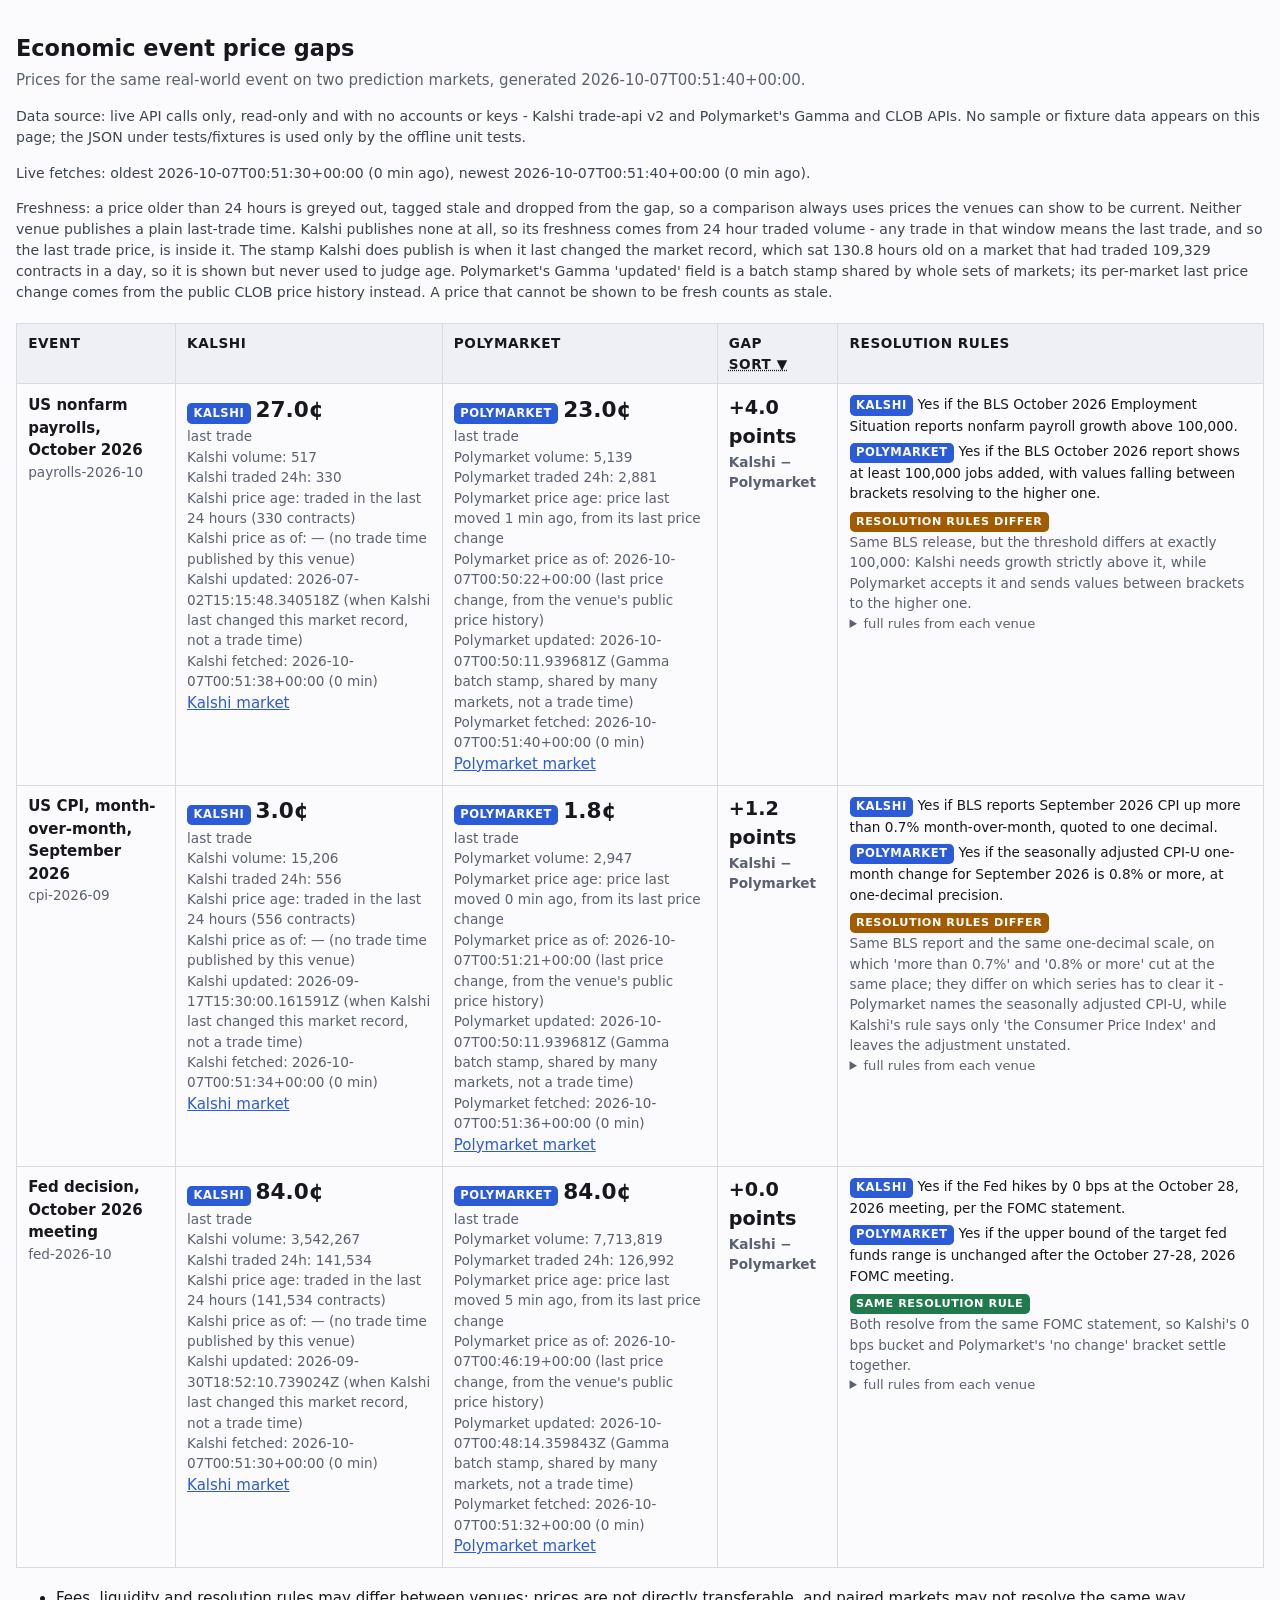
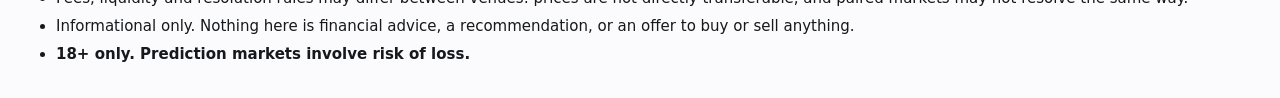
<file: index.html>
<!DOCTYPE html>
<html lang="en">
<head>
<meta charset="utf-8">
<meta name="viewport" content="width=device-width, initial-scale=1">
<link rel="icon" href="site/assets/favicon.svg" type="image/svg+xml">
<link rel="icon" href="site/assets/favicon.ico" sizes="any">
<title>Economic event price gaps</title>
<style>
:root { color-scheme: light dark; }
body { font: 15px/1.5 system-ui, sans-serif; margin: 2rem auto; max-width: 78rem;
       padding: 0 1rem; color: #16181d; background: #fbfbfd; }
h1 { font-size: 1.4rem; margin-bottom: .2rem; }
p.sub { margin-top: 0; color: #5b6170; }
p.note { color: #3d4350; font-size: .88rem; }
table { border-collapse: collapse; width: 100%; margin: 1.2rem 0; }
th, td { border: 1px solid #d7dae2; padding: .6rem .7rem; text-align: left;
         vertical-align: top; }
thead th { background: #eef0f5; font-size: .85rem; text-transform: uppercase;
           letter-spacing: .04em; }
.event b { display: block; }
.source { display: inline-block; font-size: .72rem; font-weight: 700; letter-spacing: .05em;
          text-transform: uppercase; background: #2b5bd7; color: #fff;
          border-radius: .3rem; padding: .1rem .4rem; }
.price { font-size: 1.35rem; font-weight: 700; }
.gap { font-size: 1.2rem; font-weight: 700; }
.muted, .none { color: #5b6170; font-size: .85rem; display: block; }
.rule { display: block; font-size: .85rem; margin-bottom: .3rem; }
.stale-tag { display: inline-block; font-size: .7rem; font-weight: 700;
             text-transform: uppercase; letter-spacing: .05em; background: #b02a2a;
             color: #fff; border-radius: .3rem; padding: .1rem .4rem; }
.flag { display: inline-block; font-size: .7rem; font-weight: 700;
        text-transform: uppercase; letter-spacing: .05em; background: #a35b00;
        color: #fff; border-radius: .3rem; padding: .1rem .4rem; }
.same { display: inline-block; font-size: .7rem; font-weight: 700;
        text-transform: uppercase; letter-spacing: .05em; background: #217a4b;
        color: #fff; border-radius: .3rem; padding: .1rem .4rem; }
td.venue.stale { background: #f1f2f6; }
td.venue.stale .price { color: #9096a3; font-weight: 500; }
td.venue.stale .source { background: #9096a3; }
td.gap .none { color: #7b5a00; }
button.sort { font: inherit; font-weight: 700; color: inherit; background: none;
              border: 0; padding: 0; cursor: pointer; letter-spacing: inherit;
              text-transform: inherit; text-decoration: underline dotted; }
button.sort[hidden] { display: none; }
a { color: #2b5bd7; }
.notices li { margin-bottom: .35rem; }
details summary { cursor: pointer; font-size: .82rem; color: #5b6170; }
details p { margin: .4rem 0; }
@media (prefers-color-scheme: dark) {
  body { color: #e7e9ee; background: #14161b; }
  th, td { border-color: #333845; }
  thead th { background: #1d212a; }
  .muted, .none { color: #9aa1b1; }
  p.note { color: #b8bec9; }
  td.venue.stale { background: #191c22; }
  td.venue.stale .price { color: #6f7684; }
  td.gap .none { color: #d9b26a; }
}
</style>
</head>
<body>
<h1>Economic event price gaps</h1>
<p class="sub">Prices for the same real-world event on two prediction markets,
generated 2026-10-07T00:51:40+00:00.</p>
<p class="note">Data source: live API calls only, read-only and with no accounts or keys - Kalshi trade-api v2 and Polymarket&#x27;s Gamma and CLOB APIs. No sample or fixture data appears on this page; the JSON under tests/fixtures is used only by the offline unit tests.</p>
<p class="note">Live fetches: oldest 2026-10-07T00:51:30+00:00 (0 min ago), newest 2026-10-07T00:51:40+00:00 (0 min ago).</p>
<p class="note">Freshness: a price older than 24 hours is greyed out, tagged stale and dropped from the gap, so a comparison always uses prices the venues can show to be current. Neither venue publishes a plain last-trade time. Kalshi publishes none at all, so its freshness comes from 24 hour traded volume - any trade in that window means the last trade, and so the last trade price, is inside it. The stamp Kalshi does publish is when it last changed the market record, which sat 130.8 hours old on a market that had traded 109,329 contracts in a day, so it is shown but never used to judge age. Polymarket&#x27;s Gamma &#x27;updated&#x27; field is a batch stamp shared by whole sets of markets; its per-market last price change comes from the public CLOB price history instead. A price that cannot be shown to be fresh counts as stale.</p>
<table id="gaps">
<thead><tr>
  <th scope="col">Event</th>
  <th scope="col">Kalshi</th>
  <th scope="col">Polymarket</th>
  <th scope="col">Gap
    <button id="sort-gap" class="sort" type="button" aria-sort="descending"
            title="Sort by the size of the gap, biggest first" hidden>sort ▼</button>
  </th>
  <th scope="col">Resolution rules</th>
</tr></thead>
<tbody>
<tr data-key="payrolls-2026-10" data-gap="4.00"><td class="event"><b>US nonfarm payrolls, October 2026</b><span class="muted">payrolls-2026-10</span></td><td class="venue"><span class="source">Kalshi</span> <span class="price">27.0¢</span> <span class="muted">last trade</span><span class="muted">Kalshi volume: 517</span><span class="muted">Kalshi traded 24h: 330</span><span class="muted">Kalshi price age: traded in the last 24 hours (330 contracts)</span><span class="muted">Kalshi price as of: — (no trade time published by this venue)</span><span class="muted">Kalshi updated: 2026-07-02T15:15:48.340518Z (when Kalshi last changed this market record, not a trade time)</span><span class="muted">Kalshi fetched: 2026-10-07T00:51:38+00:00 (0 min)</span><a href="https://kalshi.com/markets/kxpayrolls/jobs-numbers/kxpayrolls-26oct" target="_blank" rel="noopener">Kalshi market</a></td><td class="venue"><span class="source">Polymarket</span> <span class="price">23.0¢</span> <span class="muted">last trade</span><span class="muted">Polymarket volume: 5,139</span><span class="muted">Polymarket traded 24h: 2,881</span><span class="muted">Polymarket price age: price last moved 1 min ago, from its last price change</span><span class="muted">Polymarket price as of: 2026-10-07T00:50:22+00:00 (last price change, from the venue&#x27;s public price history)</span><span class="muted">Polymarket updated: 2026-10-07T00:50:11.939681Z (Gamma batch stamp, shared by many markets, not a trade time)</span><span class="muted">Polymarket fetched: 2026-10-07T00:51:40+00:00 (0 min)</span><a href="https://polymarket.com/event/how-many-jobs-added-in-october-2026/will-the-us-add-at-least-100k-jobs-in-october-2026" target="_blank" rel="noopener">Polymarket market</a></td><td class="gap"><span class="gap">+4.0 points</span><span class="muted">Kalshi − Polymarket</span></td><td class="rules"><span class="rule"><span class="source">Kalshi</span> Yes if the BLS October 2026 Employment Situation reports nonfarm payroll growth above 100,000.</span><span class="rule"><span class="source">Polymarket</span> Yes if the BLS October 2026 report shows at least 100,000 jobs added, with values falling between brackets resolving to the higher one.</span><span class="flag">resolution rules differ</span><span class="muted">Same BLS release, but the threshold differs at exactly 100,000: Kalshi needs growth strictly above it, while Polymarket accepts it and sends values between brackets to the higher one.</span><details><summary>full rules from each venue</summary><p class="muted"><b>Kalshi rule text, verbatim from the API</b><br>If the increase in total non-farm payroll employment is above 100000 as reported by the Bureau of Labor Statistics Monthly Employment Situation Report for the month of October 2026, then the market resolves to Yes.

The market closes at 8:29 AM ET on the expected date of the data release.</p><p class="muted"><b>Polymarket rule text, verbatim from the API</b><br>This market will resolve according to the change in the total nonfarm payroll employment reported by the BLS &quot;Employment Situation Summary&quot; for October 2026, scheduled to be released on November 6, 2026, at 8:30 AM ET.

If the reported value falls exactly between two brackets, then this market will resolve to the higher range bracket.

If no data for the specified month is released by the date the next month&#x27;s data is scheduled to be released, this market will resolve based on data from the last available month.

The BLS &quot;Employment Situation Summary&quot; may be found here: https://www.bls.gov/bls/newsrels.htm</p></details></td></tr>
<tr data-key="cpi-2026-09" data-gap="1.20"><td class="event"><b>US CPI, month-over-month, September 2026</b><span class="muted">cpi-2026-09</span></td><td class="venue"><span class="source">Kalshi</span> <span class="price">3.0¢</span> <span class="muted">last trade</span><span class="muted">Kalshi volume: 15,206</span><span class="muted">Kalshi traded 24h: 556</span><span class="muted">Kalshi price age: traded in the last 24 hours (556 contracts)</span><span class="muted">Kalshi price as of: — (no trade time published by this venue)</span><span class="muted">Kalshi updated: 2026-09-17T15:30:00.161591Z (when Kalshi last changed this market record, not a trade time)</span><span class="muted">Kalshi fetched: 2026-10-07T00:51:34+00:00 (0 min)</span><a href="https://kalshi.com/markets/kxcpi/cpi/kxcpi-26sep" target="_blank" rel="noopener">Kalshi market</a></td><td class="venue"><span class="source">Polymarket</span> <span class="price">1.8¢</span> <span class="muted">last trade</span><span class="muted">Polymarket volume: 2,947</span><span class="muted">Polymarket price age: price last moved 0 min ago, from its last price change</span><span class="muted">Polymarket price as of: 2026-10-07T00:51:21+00:00 (last price change, from the venue&#x27;s public price history)</span><span class="muted">Polymarket updated: 2026-10-07T00:50:11.939681Z (Gamma batch stamp, shared by many markets, not a trade time)</span><span class="muted">Polymarket fetched: 2026-10-07T00:51:36+00:00 (0 min)</span><a href="https://polymarket.com/event/september-inflation-us-monthly/will-monthly-inflation-increase-by-0pt8-or-more-in-september-2026" target="_blank" rel="noopener">Polymarket market</a></td><td class="gap"><span class="gap">+1.2 points</span><span class="muted">Kalshi − Polymarket</span></td><td class="rules"><span class="rule"><span class="source">Kalshi</span> Yes if BLS reports September 2026 CPI up more than 0.7% month-over-month, quoted to one decimal.</span><span class="rule"><span class="source">Polymarket</span> Yes if the seasonally adjusted CPI-U one-month change for September 2026 is 0.8% or more, at one-decimal precision.</span><span class="flag">resolution rules differ</span><span class="muted">Same BLS report and the same one-decimal scale, on which &#x27;more than 0.7%&#x27; and &#x27;0.8% or more&#x27; cut at the same place; they differ on which series has to clear it - Polymarket names the seasonally adjusted CPI-U, while Kalshi&#x27;s rule says only &#x27;the Consumer Price Index&#x27; and leaves the adjustment unstated.</span><details><summary>full rules from each venue</summary><p class="muted"><b>Kalshi rule text, verbatim from the API</b><br>If the Consumer Price Index (CPI) increases by more than 0.7% (single-decimal) in September 2026, then the market resolves to Yes.

The market will always close at 8:25 AM ET on the scheduled day of the data release (October 14, 2026). Please note: the Expiration Value is the single-decimal value published at the Source Agency. In the case of a delay in data caused by a federal government shutdown impacting the reliability of the Source Agency, the market’s latest Expiration Date will be extended to the sooner of the release of the Underlying or six months after the end of the government shutdown.</p><p class="muted"><b>Polymarket rule text, verbatim from the API</b><br>This is a market about the one-month percent change in the seasonally adjusted Consumer Price Index for All Urban Consumers (CPI-U) published by the Bureau of Labor Statistics (BLS).

This market will resolve to the one-month percent change in the seasonally adjusted Consumer Price Index for All Urban Consumers (CPI-U) in September 2026 according to the monthly BLS report.

The resolution source for this market will be the BLS Consumer Price Index report released for September 2026 (https://www.bls.gov/bls/news-release/cpi.htm), currently scheduled to be released on October 14, 2026, at 8:30 AM ET. Resolution of this market will take place upon release of the aforementioned data.

Note: the resolution source for this market will be the official monthly Consumer Price Index for All Urban Consumers (CPI-U) which BLS reports to one decimal point (e.g. 0.4%). Thus, this is the level of precision that will be used when resolving the market.

If the BLS does not release the relevant figures on the scheduled date, this market may remain open up until the scheduled release time of the next CPI report (https://www.bls.gov/schedule). If the information is not released by that time, this market will resolve according to the figures of the most recent previous month with available data.</p></details></td></tr>
<tr data-key="fed-2026-10" data-gap="0.00"><td class="event"><b>Fed decision, October 2026 meeting</b><span class="muted">fed-2026-10</span></td><td class="venue"><span class="source">Kalshi</span> <span class="price">84.0¢</span> <span class="muted">last trade</span><span class="muted">Kalshi volume: 3,542,267</span><span class="muted">Kalshi traded 24h: 141,534</span><span class="muted">Kalshi price age: traded in the last 24 hours (141,534 contracts)</span><span class="muted">Kalshi price as of: — (no trade time published by this venue)</span><span class="muted">Kalshi updated: 2026-09-30T18:52:10.739024Z (when Kalshi last changed this market record, not a trade time)</span><span class="muted">Kalshi fetched: 2026-10-07T00:51:30+00:00 (0 min)</span><a href="https://kalshi.com/markets/kxfeddecision/fed-meeting/kxfeddecision-26oct" target="_blank" rel="noopener">Kalshi market</a></td><td class="venue"><span class="source">Polymarket</span> <span class="price">84.0¢</span> <span class="muted">last trade</span><span class="muted">Polymarket volume: 7,713,819</span><span class="muted">Polymarket traded 24h: 126,992</span><span class="muted">Polymarket price age: price last moved 5 min ago, from its last price change</span><span class="muted">Polymarket price as of: 2026-10-07T00:46:19+00:00 (last price change, from the venue&#x27;s public price history)</span><span class="muted">Polymarket updated: 2026-10-07T00:48:14.359843Z (Gamma batch stamp, shared by many markets, not a trade time)</span><span class="muted">Polymarket fetched: 2026-10-07T00:51:32+00:00 (0 min)</span><a href="https://polymarket.com/event/fed-decision-in-october-20260617190323537/will-there-be-no-change-in-fed-interest-rates-after-the-october-2026-meeting-20260617190324031" target="_blank" rel="noopener">Polymarket market</a></td><td class="gap"><span class="gap">+0.0 points</span><span class="muted">Kalshi − Polymarket</span></td><td class="rules"><span class="rule"><span class="source">Kalshi</span> Yes if the Fed hikes by 0 bps at the October 28, 2026 meeting, per the FOMC statement.</span><span class="rule"><span class="source">Polymarket</span> Yes if the upper bound of the target fed funds range is unchanged after the October 27-28, 2026 FOMC meeting.</span><span class="same">same resolution rule</span><span class="muted">Both resolve from the same FOMC statement, so Kalshi&#x27;s 0 bps bucket and Polymarket&#x27;s &#x27;no change&#x27; bracket settle together.</span><details><summary>full rules from each venue</summary><p class="muted"><b>Kalshi rule text, verbatim from the API</b><br>If the Federal Reserve does a Hike of 0bps on October 28, 2026, then the market resolves to Yes.

The outcomes are mutually exclusive: at most one can resolve to Yes. For example, a 50-basis-point hike resolves “Hike   25 bps” to Yes and “Hike 25 bps” to No.

If the scheduled FOMC meeting is canceled and does not occur on its scheduled date, “Fed maintains rate” resolves to Yes and all other outcomes resolve to No.</p><p class="muted"><b>Polymarket rule text, verbatim from the API</b><br>The FED interest rates are defined in this market by the upper bound of the target federal funds range. The decisions on the target federal funds range are made by the Federal Open Market Committee (FOMC) meetings.

This market will resolve to the amount of basis points the upper bound of the target federal funds rate is changed by versus the level it was prior to the Federal Reserve&#x27;s October 2026 meeting.

If the target federal funds rate is changed to a level not expressed in the displayed options, the change will be rounded up to the nearest 25 and will resolve to the relevant bracket. (e.g. if there&#x27;s a cut/increase of 12.5 bps it will be considered to be 25 bps)

The resolution source for this market is the FOMC’s statement after its meeting scheduled for October 27-28, 2026 according to the official calendar: https://www.federalreserve.gov/monetarypolicy/fomccalendars.htm.

The level and change of the target federal funds rate is also published at the official website of the Federal Reserve at https://www.federalreserve.gov/monetarypolicy/openmarket.htm.

This market may resolve as soon as the FOMC’s statement for their October meeting with relevant data is issued. If no statement is released by the end date of the next scheduled meeting, this market will resolve to the &quot;No change&quot; bracket.</p></details></td></tr>
</tbody>
</table>
<ul class="notices">
  <li>Fees, liquidity and resolution rules may differ between venues: prices are not directly transferable, and paired markets may not resolve the same way.</li>
  <li>Informational only. Nothing here is financial advice, a recommendation, or an offer to buy or sell anything.</li>
  <li><b>18+ only. Prediction markets involve risk of loss.</b></li>
</ul>
<script>
(function () {
  var body = document.querySelector("#gaps tbody");
  var button = document.getElementById("sort-gap");
  if (!body || !button) { return; }
  var direction = -1;
  var rows = function () { return Array.prototype.slice.call(body.querySelectorAll("tr")); };
  var gapOf = function (row) { return Number(row.getAttribute("data-gap")); };
  var keyOf = function (row) { return row.getAttribute("data-key") || ""; };

  function apply() {
    var ranked = [], pinned = [];
    rows().forEach(function (row) {
      var gap = row.getAttribute("data-gap");
      (gap !== "" && isFinite(Number(gap)) ? ranked : pinned).push(row);
    });
    ranked.sort(function (a, b) {
      var delta = Math.abs(gapOf(a)) - Math.abs(gapOf(b));
      if (delta !== 0) { return direction * delta; }
      return keyOf(a) < keyOf(b) ? -1 : 1;
    });
    pinned.sort(function (a, b) { return keyOf(a) < keyOf(b) ? -1 : 1; });
    ranked.concat(pinned).forEach(function (row) { body.appendChild(row); });
  }

  button.hidden = false;
  button.setAttribute("aria-sort", direction < 0 ? "descending" : "ascending");    button.addEventListener("click", function () {
    direction = -direction;
    button.setAttribute("aria-sort", direction < 0 ? "descending" : "ascending");
    button.textContent = direction < 0 ? "sort ▼" : "sort ▲";
    apply();
  });
  apply();
})();
</script>
</body>
</html>
</file>
